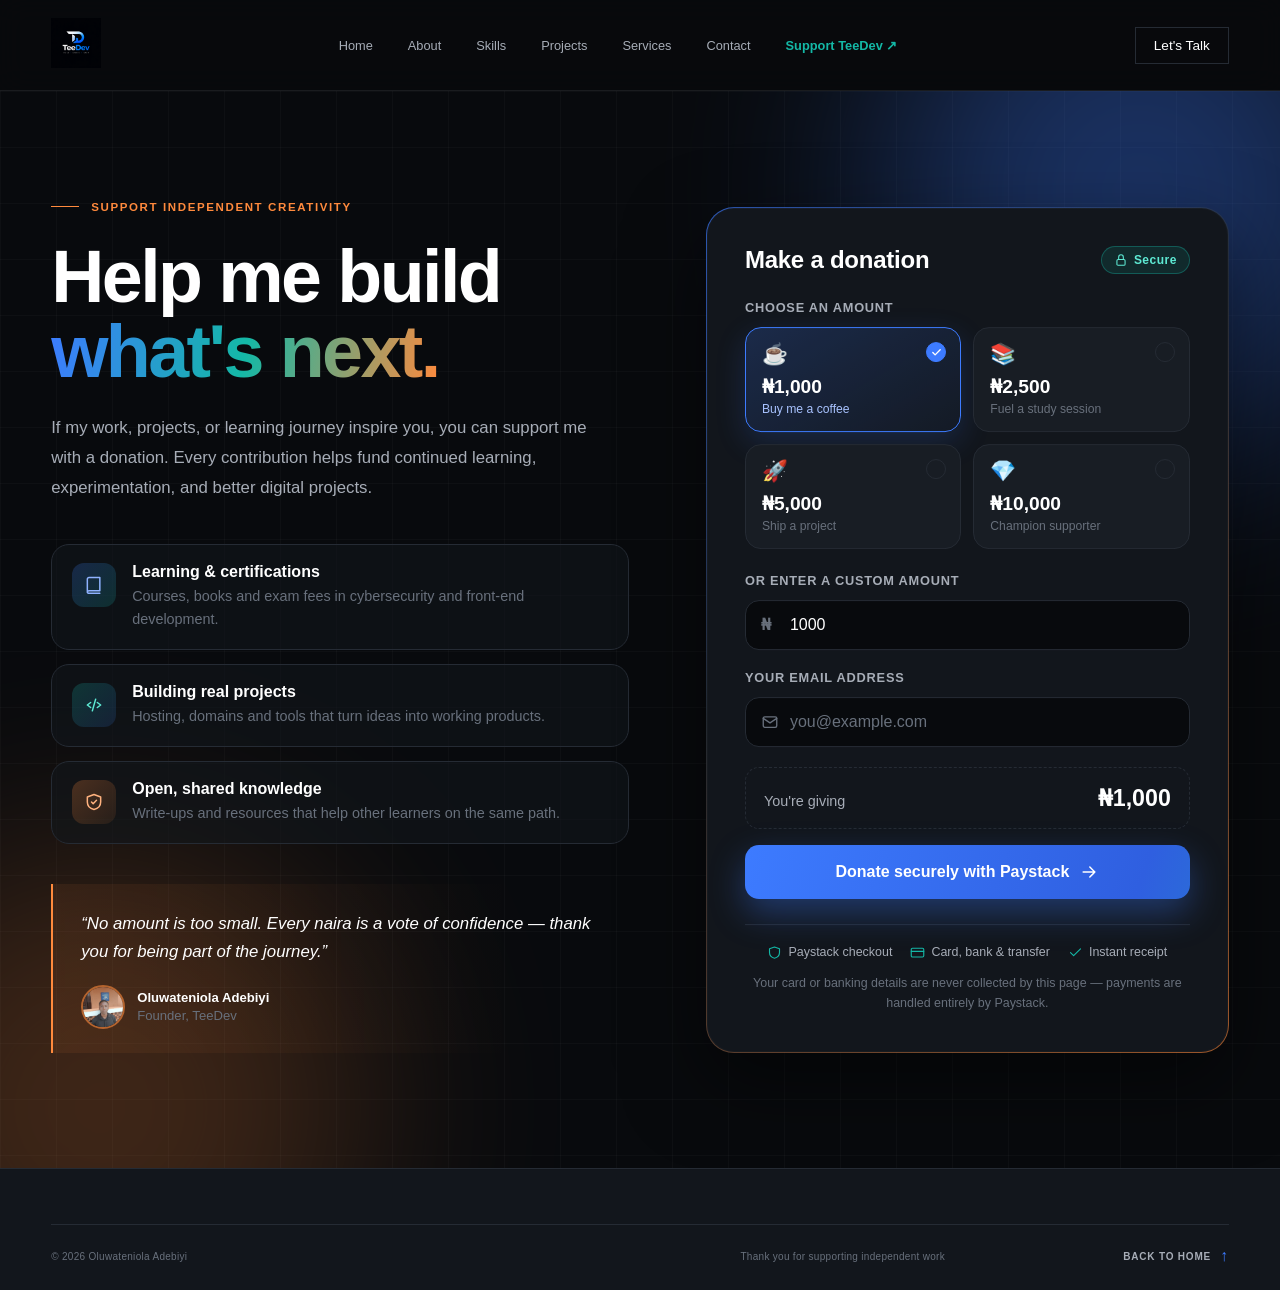
<file: donate.html>
<!DOCTYPE html>
<html lang="en">
<head>
  <meta charset="UTF-8">
  <meta name="viewport" content="width=device-width, initial-scale=1.0">
  <meta name="theme-color" content="#080A0D">
  <meta name="description" content="Support TeeDev and help fund creative digital projects, learning, and innovation.">
  <title>Support TeeDev | TeeDev</title>
  <link rel="icon" type="image/png" href="TeeDev Logo.png">
  <link rel="stylesheet" href="portfolio.css">
  <link rel="stylesheet" href="donate.css">
</head>
<body class="donate-body">

  <!-- NAVIGATION -->
  <header class="navbar">
    <div class="nav-container">
      <a class="logo" href="index.html" aria-label="TeeDev Home">
        <img src="TeeDev Logo.png" alt="TeeDev" style="width:50px;height:auto;">
      </a>

      <button class="menu-toggle" type="button" aria-expanded="false"
              aria-label="Open navigation" aria-controls="primary-navigation">
        <span></span><span></span><span></span>
      </button>

      <nav class="nav-menu" id="primary-navigation">
        <a href="index.html">Home</a>
        <a href="about.html">About</a>
        <a href="skills.html">Skills</a>
        <a href="projects.html">Projects</a>
        <a href="services.html">Services</a>
        <a href="contact.html">Contact</a>
        <a href="donate.html" class="donate-nav-link" aria-current="page">Support TeeDev ↗</a>
      </nav>

      <a class="nav-button" href="contact.html">Let's Talk</a>
    </div>
  </header>

  <main class="donate-page">
    <div class="donate-glow donate-glow--blue" aria-hidden="true"></div>
    <div class="donate-glow donate-glow--orange" aria-hidden="true"></div>

    <div class="donate-layout">

      <!-- STORY -->
      <section class="donate-story" aria-labelledby="donateTitle">
        <p class="donate-eyebrow"><span></span>SUPPORT INDEPENDENT CREATIVITY</p>

        <h1 id="donateTitle">
          Help me build <span class="donate-highlight">what's next.</span>
        </h1>

        <p class="donate-lead">
          If my work, projects, or learning journey inspire you, you can
          support me with a donation. Every contribution helps fund
          continued learning, experimentation, and better digital projects.
        </p>

        <ul class="donate-impact" aria-label="What your support funds">
          <li>
            <span class="impact-icon" aria-hidden="true">
              <svg viewBox="0 0 24 24"><path d="M4 19.5V5a2 2 0 0 1 2-2h13v16H6a2 2 0 0 0-2 2Zm0 0A2 2 0 0 0 6 22h13"/></svg>
            </span>
            <div>
              <h2>Learning &amp; certifications</h2>
              <p>Courses, books and exam fees in cybersecurity and front-end development.</p>
            </div>
          </li>
          <li>
            <span class="impact-icon" aria-hidden="true">
              <svg viewBox="0 0 24 24"><path d="m8 9-4 3 4 3M16 9l4 3-4 3M14 5l-4 14"/></svg>
            </span>
            <div>
              <h2>Building real projects</h2>
              <p>Hosting, domains and tools that turn ideas into working products.</p>
            </div>
          </li>
          <li>
            <span class="impact-icon" aria-hidden="true">
              <svg viewBox="0 0 24 24"><path d="M12 3 4 6v6c0 5 3.5 8 8 9 4.5-1 8-4 8-9V6l-8-3Z"/><path d="m9 12 2 2 4-4"/></svg>
            </span>
            <div>
              <h2>Open, shared knowledge</h2>
              <p>Write-ups and resources that help other learners on the same path.</p>
            </div>
          </li>
        </ul>

        <blockquote class="donate-quote">
          <p>“No amount is too small. Every naira is a vote of confidence — thank you for being part of the journey.”</p>
          <footer>
            <img src="profile.jpeg" alt="" width="44" height="44">
            <span><strong>Oluwateniola Adebiyi</strong><br>Founder, TeeDev</span>
          </footer>
        </blockquote>
      </section>

      <!-- DONATION CARD -->
      <section class="donate-card" aria-labelledby="donateCardTitle">
        <div class="donate-card-head">
          <h2 id="donateCardTitle">Make a donation</h2>
          <span class="donate-badge">
            <svg viewBox="0 0 24 24" aria-hidden="true"><rect x="5" y="11" width="14" height="10" rx="2"/><path d="M8 11V7a4 4 0 0 1 8 0v4"/></svg>
            Secure
          </span>
        </div>

        <form id="donationForm" novalidate>
          <fieldset class="donate-fieldset">
            <legend>Choose an amount</legend>

            <div class="donation-amounts">
              <button class="amount-option active" type="button" data-amount="1000">
                <span class="amount-emoji" aria-hidden="true">☕</span>
                <strong>₦1,000</strong>
                <small>Buy me a coffee</small>
              </button>
              <button class="amount-option" type="button" data-amount="2500">
                <span class="amount-emoji" aria-hidden="true">📚</span>
                <strong>₦2,500</strong>
                <small>Fuel a study session</small>
              </button>
              <button class="amount-option" type="button" data-amount="5000">
                <span class="amount-emoji" aria-hidden="true">🚀</span>
                <strong>₦5,000</strong>
                <small>Ship a project</small>
              </button>
              <button class="amount-option" type="button" data-amount="10000">
                <span class="amount-emoji" aria-hidden="true">💎</span>
                <strong>₦10,000</strong>
                <small>Champion supporter</small>
              </button>
            </div>
          </fieldset>

          <label class="donate-field">
            <span>Or enter a custom amount</span>
            <span class="input-wrap">
              <span class="input-prefix" aria-hidden="true">₦</span>
              <input id="donationAmount" type="number" inputmode="numeric"
                     min="100" max="1000000" step="1" value="1000" required>
            </span>
          </label>

          <label class="donate-field">
            <span>Your email address</span>
            <span class="input-wrap">
              <span class="input-prefix" aria-hidden="true">
                <svg viewBox="0 0 24 24"><rect x="3" y="5" width="18" height="14" rx="2"/><path d="m3 7 9 6 9-6"/></svg>
              </span>
              <input id="donorEmail" type="email" autocomplete="email"
                     placeholder="you@example.com" required>
            </span>
          </label>

          <p class="donate-summary" aria-live="polite">
            You're giving <strong id="donationSummary">₦1,000</strong>
          </p>

          <button class="donate-submit" id="donateSubmit" type="submit">
            <span class="donate-submit-label">Donate securely with Paystack</span>
            <svg viewBox="0 0 24 24" aria-hidden="true"><path d="M5 12h14M13 6l6 6-6 6"/></svg>
          </button>

          <p id="donationStatus" role="status" aria-live="polite"></p>
        </form>

        <ul class="donate-trust">
          <li><svg viewBox="0 0 24 24" aria-hidden="true"><path d="M12 3 4 6v6c0 5 3.5 8 8 9 4.5-1 8-4 8-9V6l-8-3Z"/></svg>Paystack checkout</li>
          <li><svg viewBox="0 0 24 24" aria-hidden="true"><rect x="2" y="5" width="20" height="14" rx="2"/><path d="M2 10h20"/></svg>Card, bank &amp; transfer</li>
          <li><svg viewBox="0 0 24 24" aria-hidden="true"><path d="M20 6 9 17l-5-5"/></svg>Instant receipt</li>
        </ul>

        <p class="donate-secure">
          Your card or banking details are never collected by this page —
          payments are handled entirely by Paystack.
        </p>
      </section>
    </div>
  </main>

  <footer class="footer">
    <div class="footer-container">
      <div class="footer-bottom">
        <span>© 2026 Oluwateniola Adebiyi</span>
        <span>Thank you for supporting independent work</span>
        <a class="back-to-top" href="index.html">BACK TO HOME <span>↑</span></a>
      </div>
    </div>
  </footer>

  <script src="donation.js" defer></script>
</body>
</html>
</file>
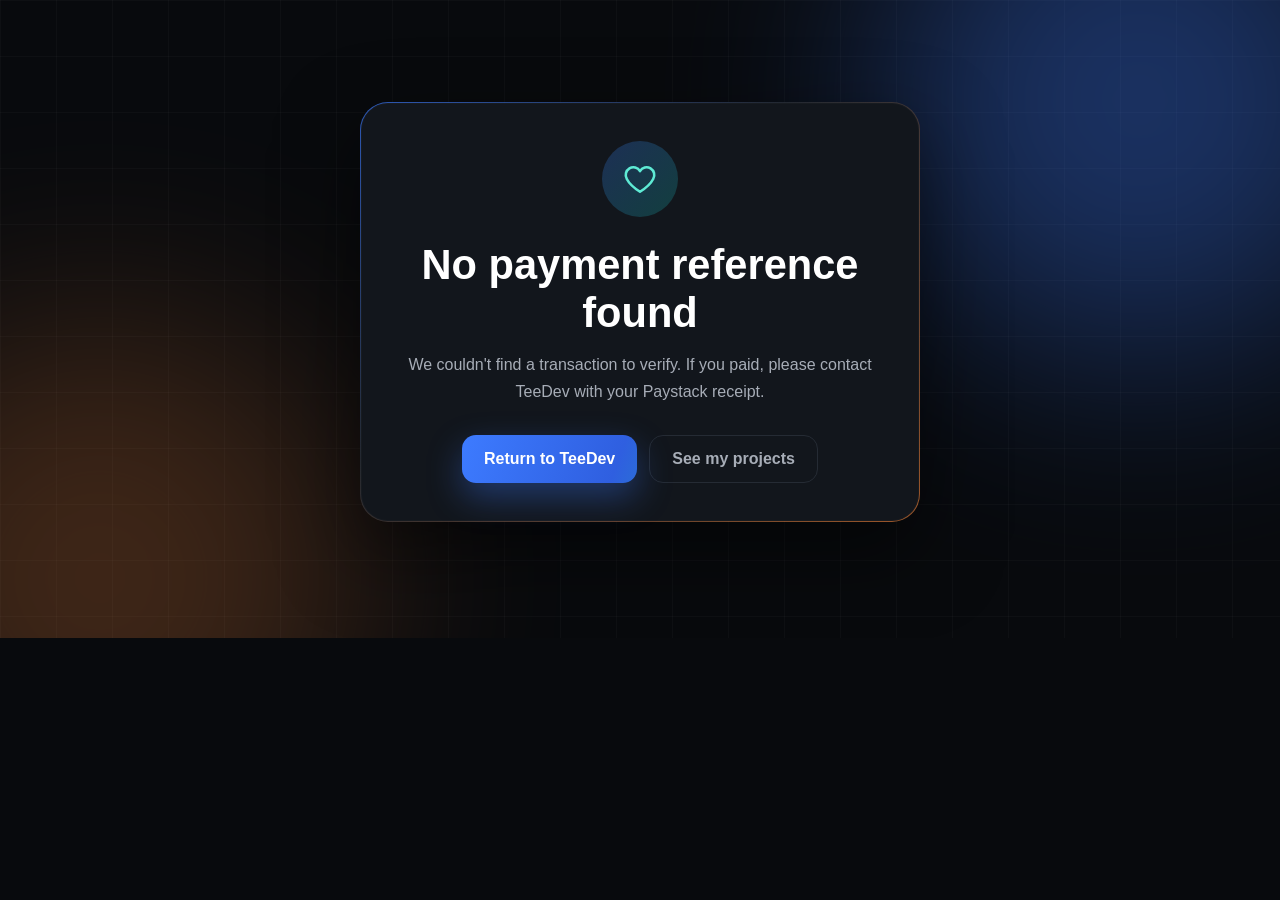
<file: donation-success.html>
<!DOCTYPE html>
<html lang="en">
<head>
  <meta charset="UTF-8">
  <meta name="viewport" content="width=device-width, initial-scale=1.0">
  <title>Donation Status | TeeDev</title>
  <link rel="icon" type="image/png" href="TeeDev Logo.png">
  <link rel="stylesheet" href="portfolio.css">
  <link rel="stylesheet" href="donate.css">
</head>
<body class="donate-body">
  <main class="donate-page">
    <div class="donate-glow donate-glow--blue" aria-hidden="true"></div>
    <div class="donate-glow donate-glow--orange" aria-hidden="true"></div>
    <section class="donate-card donate-result" style="position:relative;top:0;">
    <div class="result-icon" aria-hidden="true">
      <svg viewBox="0 0 24 24"><path d="M12 21s-7-4.4-9.3-9A5.3 5.3 0 0 1 12 6.4 5.3 5.3 0 0 1 21.3 12C19 16.6 12 21 12 21Z"/></svg>
    </div>
    <h1 id="statusTitle">Checking your payment...</h1>
    <p id="statusMessage" role="status" aria-live="polite">
      Please wait while Paystack confirms your transaction.
    </p>
    <p id="donationAmount"></p>
    <div class="result-actions">
      <a class="donate-submit" href="index.html">Return to TeeDev</a>
      <a class="result-secondary" href="projects.html">See my projects</a>
    </div>
    </section>
  </main>

  <script>
    (async () => {
      const title = document.getElementById("statusTitle");
      const message = document.getElementById("statusMessage");
      const amount = document.getElementById("donationAmount");

      const params = new URLSearchParams(window.location.search);
      const reference = params.get("reference");

      // Remove payment details from the visible address bar.
      window.history.replaceState({}, document.title,
        window.location.pathname);

      if (!reference) {
        title.textContent = "No payment reference found";
        message.textContent =
          "We couldn't find a transaction to verify. If you paid, please contact TeeDev with your Paystack receipt.";
        return;
      }

      try {
        const response = await fetch(
          "/.netlify/functions/verify-donation?reference=" +
          encodeURIComponent(reference)
        );

        const result = await response.json();

        if (!response.ok || !result.success) {
          title.textContent = "Payment not confirmed yet";
          message.textContent =
            result.message ||
            "We could not confirm this payment. If money was deducted, keep your receipt and contact TeeDev.";
          return;
        }

        title.textContent = "Thank you for supporting TeeDev!";
        message.textContent = result.message;
        amount.textContent =
          "Verified donation: ₦" +
          Number(result.amount).toLocaleString("en-NG");
      } catch {
        title.textContent = "Unable to check payment";
        message.textContent =
          "Please refresh this page to try verification again. Keep your payment receipt if you have already paid.";
      }
    })();
  </script>
</body>
</html>
</file>
<file: portfolio.css>
/* =========================================
   PORTFOLIO — GLOBAL STYLES
========================================= */

:root {
    --bg: #080A0D;
    --surface: #12161C;
    --surface-light: #181D24;

    --white: #FFFFFF;
    --text-secondary: #A7ADB7;
    --text-muted: #68707C;

    --blue: #3D7BFF;
    --orange: #FF8A3D;

    --border: #252B34;

    --font-display: "Space Grotesk", sans-serif;
    --font-body: "Inter", sans-serif;
}

* {
    box-sizing: border-box;
    margin: 0;
    padding: 0;
}

html {
    scroll-behavior: smooth;
}

body {
    background: var(--bg);
    color: var(--white);
    font-family: var(--font-body);
    overflow-x: hidden;
}

img {
    max-width: 100%;
}

button,
a {
    font: inherit;
}

::selection {
    background: var(--blue);
    color: var(--white);
}


/* =========================================
   SHARED
========================================= */

.section-number {
    display: flex;
    align-items: center;
    gap: 12px;
    padding-top: 8px;
}

.section-number span {
    color: var(--orange);
    font-size: 0.7rem;
    font-weight: 700;
    letter-spacing: 1px;
}

.section-number i {
    display: block;
    width: 24px;
    height: 1px;
    background: var(--orange);
}

.section-label {
    margin: 0 0 15px;
    color: var(--text-muted);
    font-size: 0.68rem;
    font-weight: 700;
    letter-spacing: 2.5px;
}


/* =========================================
   NAVBAR
========================================= */

.navbar {
    position: sticky;
    top: 0;
    z-index: 1000;
    width: 100%;
    padding: 18px 0;
    background: rgba(8, 10, 13, 0.88);
    backdrop-filter: blur(14px);
    -webkit-backdrop-filter: blur(14px);
    border-bottom: 1px solid rgba(255, 255, 255, 0.08);
}

.nav-container {
    width: min(92%, 1200px);
    margin: 0 auto;
    display: flex;
    align-items: center;
    justify-content: space-between;
    gap: 30px;
}

.logo {
    flex-shrink: 0;
    color: var(--white);
    text-decoration: none;
    font-family: var(--font-display);
    font-size: 1rem;
    font-weight: 700;
    letter-spacing: 2px;
}

.nav-menu {
    display: flex;
    align-items: center;
    justify-content: center;
    gap: clamp(18px, 3vw, 35px);
    flex: 1;
}

.nav-menu a {
    position: relative;
    color: var(--text-secondary);
    text-decoration: none;
    font-size: clamp(0.78rem, 1vw, 0.9rem);
    white-space: nowrap;
    transition: color 0.25s ease;
}

.nav-menu a::after {
    content: "";
    position: absolute;
    left: 0;
    bottom: -7px;
    width: 0;
    height: 1px;
    background: var(--blue);
    transition: width 0.25s ease;
}

.nav-menu a:hover {
    color: var(--white);
}

.nav-menu a:hover::after {
    width: 100%;
}

.nav-button {
    flex-shrink: 0;
    padding: 10px 18px;
    color: var(--white);
    background: transparent;
    border: 1px solid var(--border);
    text-decoration: none;
    font-size: 0.85rem;
    transition: 0.25s ease;
}

.nav-button:hover {
    border-color: var(--blue);
    background: rgba(61, 123, 255, 0.08);
}

.menu-toggle {
    display: none;
    width: 38px;
    height: 34px;
    padding: 7px;
    border: 1px solid var(--border);
    background: transparent;
    cursor: pointer;
}

.menu-toggle span {
    display: block;
    width: 100%;
    height: 1px;
    margin: 4px 0;
    background: var(--white);
}


/* =========================================
   HERO
========================================= */

.hero {
    position: relative;
    min-height: calc(100vh - 75px);
    padding: 90px 0 100px;
    overflow: hidden;
    background: var(--bg);
}

.hero::before {
    content: "";
    position: absolute;
    top: 18%;
    left: -120px;
    width: 300px;
    height: 300px;
    background: rgba(61, 123, 255, 0.055);
    filter: blur(100px);
    pointer-events: none;
}

.hero-container {
    position: relative;
    z-index: 2;
    width: min(92%, 1200px);
    margin: 0 auto;
    display: grid;
    grid-template-columns: 0.82fr 1.18fr;
    gap: clamp(50px, 7vw, 100px);
    align-items: center;
}

.hero-visual {
    position: relative;
    display: flex;
    justify-content: center;
}

.hero-image-wrap {
    position: relative;
    width: min(100%, 430px);
    aspect-ratio: 4 / 5;
    overflow: hidden;
    background: var(--surface);
    border: 1px solid var(--border);
    box-shadow: 0 25px 70px rgba(0, 0, 0, 0.4);
}

.hero-image-wrap img {
    width: 100%;
    height: 100%;
    display: block;
    object-fit: cover;
    transition: transform 0.6s ease;
}

.hero-image-wrap:hover img {
    transform: scale(1.03);
}

.image-accent {
    position: absolute;
    width: 75%;
    height: 75%;
    right: -16%;
    bottom: -13%;
    border: 1px solid var(--orange);
    opacity: 0.65;
    z-index: -1;
}

.hero-image-wrap::after {
    content: "";
    position: absolute;
    inset: 0;
    background: linear-gradient(to top, rgba(8, 10, 13, 0.65), transparent 35%);
    pointer-events: none;
}

.image-label {
    position: absolute;
    left: 24px;
    bottom: 22px;
    z-index: 3;
    display: flex;
    align-items: center;
    gap: 12px;
}

.image-label span {
    color: var(--orange);
    font-size: 0.7rem;
    font-weight: 700;
}

.image-label p {
    color: rgba(255, 255, 255, 0.75);
    font-size: 0.65rem;
    font-weight: 600;
    letter-spacing: 3px;
}

.hero-content {
    width: 100%;
    max-width: 720px;
}

.hero-intro {
    margin-bottom: 46px;
}

.eyebrow {
    display: flex;
    align-items: center;
    gap: 10px;
    margin-bottom: 22px;
    color: var(--blue);
    font-size: 0.68rem;
    font-weight: 700;
    letter-spacing: 2px;
}

.eyebrow span {
    width: 24px;
    height: 1px;
    background: var(--orange);
    flex-shrink: 0;
}

.hero h1 {
    margin: 0;
    color: var(--white);
    font-family: var(--font-display);
    font-size: clamp(3.5rem, 6.5vw, 6.3rem);
    font-weight: 600;
    line-height: 0.9;
    letter-spacing: -4px;
}

.hero h1 span {
    display: block;
    margin-top: 8px;
    color: var(--blue);
}

.hero-description {
    max-width: 560px;
    margin: 30px 0 0;
    color: var(--text-secondary);
    font-size: 1rem;
    line-height: 1.8;
}

.profile-grid {
    display: grid;
    grid-template-columns: repeat(2, 1fr);
    gap: 12px;
}

.profile-card {
    position: relative;
    min-height: 200px;
    padding: 22px;
    background: rgba(18, 22, 28, 0.78);
    border: 1px solid var(--border);
    transition: 0.3s ease;
}

.profile-card:hover {
    transform: translateY(-4px);
    background: var(--surface-light);
    border-color: rgba(61, 123, 255, 0.4);
}

.profile-card::before {
    content: "";
    position: absolute;
    top: -1px;
    left: -1px;
    width: 30px;
    height: 2px;
    background: var(--blue);
    transition: width 0.3s ease;
}

.profile-card:hover::before {
    width: 70px;
}

.profile-card-focus::before {
    background: var(--orange);
}

.card-top {
    display: flex;
    align-items: center;
    gap: 12px;
    margin-bottom: 30px;
}

.card-number {
    color: var(--blue);
    font-size: 0.65rem;
    font-weight: 700;
    letter-spacing: 1px;
}

.profile-card-focus .card-number {
    color: var(--orange);
}

.card-line {
    width: 35px;
    height: 1px;
    background: var(--border);
}

.card-label {
    margin: 0 0 12px;
    color: var(--text-muted);
    font-size: 0.62rem;
    font-weight: 700;
    letter-spacing: 2px;
}

.profile-card h2 {
    margin: 0 0 9px;
    color: var(--white);
    font-family: var(--font-display);
    font-size: 1.05rem;
    font-weight: 500;
    line-height: 1.35;
}

.card-description {
    max-width: 290px;
    margin: 0;
    color: var(--text-secondary);
    font-size: 0.78rem;
    line-height: 1.65;
}

.card-status {
    display: inline-block;
    margin-top: 14px;
    color: var(--blue);
    font-size: 0.64rem;
    font-weight: 600;
}

.profile-card-focus .card-status {
    color: var(--orange);
}

.skill-tags {
    display: flex;
    flex-wrap: wrap;
    gap: 7px;
}

.skill-tags span {
    padding: 7px 9px;
    color: var(--text-secondary);
    border: 1px solid var(--border);
    font-size: 0.67rem;
}


/* =========================================
   ABOUT
========================================= */

.about {
    padding: 130px 0;
    background: var(--bg);
    border-top: 1px solid rgba(255, 255, 255, 0.04);
}

.about-container,
.skills-container,
.work-container {
    width: min(92%, 1200px);
    margin: 0 auto;
}

.about-heading {
    display: grid;
    grid-template-columns: 80px 1fr;
    column-gap: 25px;
    margin-bottom: 75px;
}

.about-heading h2,
.skills-title h2 {
    max-width: 700px;
    margin: 0;
    color: var(--white);
    font-family: var(--font-display);
    font-size: clamp(2.8rem, 5vw, 5rem);
    font-weight: 500;
    line-height: 0.98;
    letter-spacing: -3px;
}

.about-heading h2 span {
    color: var(--blue);
}

.about-content {
    display: grid;
    grid-template-columns: 1.35fr 0.65fr;
    gap: clamp(60px, 10vw, 140px);
    align-items: start;
}

.about-main {
    max-width: 720px;
}

.about-lead {
    margin: 0 0 30px;
    color: var(--white);
    font-family: var(--font-display);
    font-size: clamp(1.35rem, 2.2vw, 1.75rem);
    line-height: 1.5;
}

.about-main p:not(.about-lead) {
    max-width: 680px;
    margin: 0 0 22px;
    color: var(--text-secondary);
    font-size: 0.95rem;
    line-height: 1.85;
}

.about-side {
    border-top: 1px solid var(--border);
}

.about-detail {
    display: flex;
    flex-direction: column;
    gap: 7px;
    padding: 19px 0;
    border-bottom: 1px solid var(--border);
}

.detail-label {
    color: var(--text-muted);
    font-size: 0.6rem;
    font-weight: 700;
    letter-spacing: 2px;
}

.about-detail strong {
    color: var(--white);
    font-family: var(--font-display);
    font-size: 0.88rem;
    font-weight: 500;
}

.about-detail:first-child strong {
    color: var(--blue);
}

.about-direction {
    display: grid;
    grid-template-columns: 80px 1fr auto;
    align-items: center;
    gap: 25px;
    margin-top: 100px;
    padding: 35px 0;
    border-top: 1px solid var(--border);
    border-bottom: 1px solid var(--border);
}

.direction-number {
    color: var(--orange);
    font-size: 0.7rem;
    font-weight: 700;
}

.direction-label {
    margin: 0 0 8px;
    color: var(--text-muted);
    font-size: 0.6rem;
    font-weight: 700;
    letter-spacing: 2px;
}

.direction-content h3 {
    max-width: 650px;
    margin: 0;
    color: var(--white);
    font-family: var(--font-display);
    font-size: clamp(1.35rem, 2.5vw, 2rem);
    font-weight: 500;
    line-height: 1.35;
}

.direction-content h3 span {
    color: var(--blue);
}

.direction-mark {
    display: flex;
    align-items: flex-end;
    gap: 5px;
    height: 30px;
}

.direction-mark span {
    display: block;
    width: 3px;
    background: var(--orange);
}

.direction-mark span:nth-child(1) { height: 10px; }
.direction-mark span:nth-child(2) { height: 20px; }
.direction-mark span:nth-child(3) { height: 30px; }


/* =========================================
   SKILLS
========================================= */

.skills {
    padding: 130px 0;
    background: var(--surface);
    border-top: 1px solid rgba(255, 255, 255, 0.04);
}

.skills-heading {
    display: grid;
    grid-template-columns: 80px 1fr;
    gap: 25px;
    margin-bottom: 35px;
}

.skills-title h2 span {
    display: block;
    color: var(--blue);
}

.skills-intro {
    display: flex;
    justify-content: flex-end;
    margin-bottom: 65px;
}

.skills-intro p {
    max-width: 540px;
    margin: 0;
    color: var(--text-secondary);
    font-size: 0.95rem;
    line-height: 1.8;
}

.skills-groups {
    border-top: 1px solid var(--border);
}

.skill-group {
    padding: 35px 0;
    border-bottom: 1px solid var(--border);
}

.skill-group-header {
    display: grid;
    grid-template-columns: 55px 1fr auto;
    align-items: center;
    gap: 20px;
    margin-bottom: 28px;
}

.group-number {
    color: var(--orange);
    font-size: 0.68rem;
    font-weight: 700;
}

.skill-group-header h3 {
    color: var(--white);
    font-family: var(--font-display);
    font-size: 1.2rem;
    font-weight: 500;
}

.group-status {
    color: var(--text-muted);
    font-size: 0.58rem;
    font-weight: 700;
    letter-spacing: 1.8px;
}

.skill-list {
    margin-left: 75px;
}

.skill-item {
    display: grid;
    grid-template-columns: 1fr auto;
    align-items: center;
    gap: 30px;
    padding: 17px 0;
    border-top: 1px solid rgba(255, 255, 255, 0.045);
}

.skill-item > div {
    display: flex;
    align-items: baseline;
    gap: 15px;
}

.skill-item strong {
    color: var(--white);
    font-family: var(--font-display);
    font-size: 0.95rem;
    font-weight: 500;
}

.skill-item > div span {
    color: var(--text-muted);
    font-size: 0.72rem;
}

.skill-level {
    color: var(--blue);
    font-size: 0.58rem;
    font-weight: 700;
    letter-spacing: 1.5px;
    white-space: nowrap;
}

.skill-item.learning .skill-level {
    color: var(--orange);
}

.skill-item.exploring .skill-level {
    color: var(--text-muted);
}

.skills-note {
    display: flex;
    align-items: center;
    gap: 18px;
    margin-top: 60px;
    padding: 25px 0;
}

.note-mark {
    display: flex;
    align-items: center;
    justify-content: center;
    width: 32px;
    height: 32px;
    color: var(--orange);
    border: 1px solid var(--orange);
    font-size: 1rem;
}

.skills-note p {
    color: var(--text-secondary);
    font-family: var(--font-display);
    font-size: 0.95rem;
    line-height: 1.5;
}


/* =========================================
   SECTION 04 — PROJECTS & EXPERIENCE
========================================= */

.work {
    padding: 130px 0;
    background: var(--bg);
    border-top: 1px solid var(--border);
}

.work-heading {
    display: grid;
    grid-template-columns: 180px 1fr;
    gap: 50px;
    align-items: start;
}

.work-title h2 {
    max-width: 720px;
    margin: 0;
    font-family: var(--font-display);
    font-size: clamp(42px, 6vw, 76px);
    line-height: 0.98;
    letter-spacing: -0.045em;
    font-weight: 600;
}

.work-title h2 span {
    display: block;
    color: var(--text-secondary);
}

.work-intro {
    max-width: 610px;
    margin: 55px 0 90px 230px;
}

.work-intro p {
    color: var(--text-secondary);
    font-size: 17px;
    line-height: 1.8;
}

.projects-section {
    border-top: 1px solid var(--border);
    padding-top: 25px;
}

.projects-section-top,
.project-navigation {
    display: flex;
    align-items: center;
    justify-content: space-between;
}

.projects-section-top {
    margin-bottom: 30px;
}

.projects-label {
    display: flex;
    align-items: center;
    gap: 18px;
}

.projects-label span,
.project-index {
    color: var(--orange);
    font-family: var(--font-display);
    font-weight: 600;
}

.projects-label span {
    font-size: 13px;
}

.projects-label p {
    color: var(--text-muted);
    font-size: 11px;
    letter-spacing: 0.16em;
    font-weight: 600;
}

.project-counter {
    display: flex;
    align-items: center;
    gap: 10px;
    color: var(--text-secondary);
    font-family: var(--font-display);
    font-size: 13px;
}

.project-counter i {
    width: 28px;
    height: 1px;
    background: var(--border);
}

.project-slider {
    width: 100%;
    overflow: hidden;
    border: 1px solid var(--border);
    background: var(--surface);
}

.project-track {
    display: flex;
    width: 100%;
    transition: transform 0.65s cubic-bezier(0.22, 1, 0.36, 1);
    will-change: transform;
}

.project-slide {
    flex: 0 0 100%;
    width: 100%;
    min-width: 100%;
    display: grid;
    grid-template-columns: 1.05fr 0.95fr;
    min-height: 520px;
}

.project-slide-visual {
    padding: 40px;
    display: flex;
    align-items: center;
    justify-content: center;
    background: rgba(61, 123, 255, 0.025);
    border-right: 1px solid var(--border);
}

.project-browser {
    width: 100%;
    max-width: 540px;
    border: 1px solid #303640;
    background: #0D1015;
    box-shadow: 0 25px 60px rgba(0, 0, 0, 0.35);
}

.browser-bar {
    height: 42px;
    padding: 0 15px;
    display: flex;
    align-items: center;
    justify-content: space-between;
    border-bottom: 1px solid #272D36;
    background: #11151B;
}

.browser-dots {
    display: flex;
    gap: 6px;
}

.browser-dots span {
    width: 7px;
    height: 7px;
    border-radius: 50%;
    background: #454C56;
}

.browser-label {
    color: var(--text-muted);
    font-size: 8px;
    letter-spacing: 0.14em;
    font-weight: 600;
}

.project-preview {
    position: relative;
    min-height: 355px;
    overflow: hidden;
    display: flex;
    flex-direction: column;
    justify-content: space-between;
    padding: 28px;
}

.project-preview::before,
.project-preview::after {
    content: "";
    position: absolute;
    border: 1px solid rgba(255, 255, 255, 0.07);
    border-radius: 50%;
}

.project-preview::before {
    width: 220px;
    height: 220px;
    right: -80px;
    top: -80px;
}

.project-preview::after {
    width: 150px;
    height: 150px;
    left: -75px;
    bottom: -75px;
    border-color: rgba(61, 123, 255, 0.15);
}

.dking-preview {
    background: #10151D;
}

.kole-preview {
    background: #101614;
}

.preview-top {
    position: relative;
    z-index: 2;
    display: flex;
    justify-content: space-between;
    color: var(--text-muted);
    font-size: 9px;
    letter-spacing: 0.15em;
    font-weight: 600;
}

.preview-center {
    position: relative;
    z-index: 2;
}

.preview-index {
    display: block;
    margin-bottom: 18px;
    color: var(--blue);
    font-size: 10px;
    letter-spacing: 0.14em;
    font-weight: 600;
}

.preview-center h3 {
    color: var(--white);
    font-family: var(--font-display);
    font-size: clamp(42px, 5vw, 66px);
    line-height: 0.88;
    letter-spacing: -0.05em;
    font-weight: 600;
}

.preview-line {
    display: block;
    width: 65px;
    height: 2px;
    margin: 24px 0 16px;
    background: var(--orange);
}

.preview-center p {
    color: var(--text-secondary);
    font-size: 10px;
    letter-spacing: 0.18em;
}

.project-slide-content {
    padding: 55px 48px;
    display: flex;
    flex-direction: column;
    justify-content: center;
}

.project-slide-heading {
    display: flex;
    align-items: flex-start;
    justify-content: space-between;
    gap: 25px;
}

.project-type {
    margin-bottom: 15px;
    color: var(--blue);
    font-size: 10px;
    letter-spacing: 0.16em;
    font-weight: 600;
}

.project-slide-heading h3 {
    max-width: 390px;
    font-family: var(--font-display);
    font-size: clamp(30px, 4vw, 48px);
    line-height: 0.98;
    letter-spacing: -0.04em;
    font-weight: 600;
}

.project-slide-heading h3 span {
    display: block;
    color: var(--text-secondary);
}

.project-index {
    font-size: 13px;
}

.project-description {
    max-width: 470px;
    margin: 30px 0;
    color: var(--text-secondary);
    font-size: 15px;
    line-height: 1.8;
}

.project-details {
    display: grid;
    grid-template-columns: repeat(3, 1fr);
    border-top: 1px solid var(--border);
    border-bottom: 1px solid var(--border);
}

.project-details div {
    padding: 17px 12px 17px 0;
}

.project-details div + div {
    padding-left: 15px;
    border-left: 1px solid var(--border);
}

.project-details span {
    display: block;
    margin-bottom: 7px;
    color: var(--text-muted);
    font-size: 9px;
    letter-spacing: 0.14em;
}

.project-details strong {
    color: var(--white);
    font-size: 12px;
    font-weight: 500;
}

.project-action-row {
    margin-top: 30px;
}

.project-button {
    display: inline-flex;
    align-items: center;
    gap: 14px;
    padding: 13px 18px;
    border: 1px solid #343B46;
    color: var(--white);
    text-decoration: none;
    font-size: 12px;
    transition: 0.25s ease;
}

.project-button span {
    color: var(--orange);
    font-size: 16px;
}

.project-button:hover {
    background: var(--surface-light);
    border-color: var(--blue);
    transform: translateY(-2px);
}

.project-navigation {
    padding-top: 25px;
}

.project-nav-button {
    display: inline-flex;
    align-items: center;
    gap: 12px;
    padding: 8px 0;
    border: 0;
    background: transparent;
    color: var(--text-secondary);
    cursor: pointer;
    transition: color 0.25s ease;
}

.project-nav-button span {
    color: var(--white);
    font-size: 20px;
    transition: transform 0.25s ease;
}

.project-nav-button small {
    font-size: 9px;
    letter-spacing: 0.14em;
    font-weight: 600;
}

.project-nav-button:hover {
    color: var(--white);
}

#projectPrev:hover span {
    transform: translateX(-4px);
}

#projectNext:hover span {
    transform: translateX(4px);
}

.project-dots {
    display: flex;
    align-items: center;
    gap: 9px;
}

.project-dot {
    width: 7px;
    height: 7px;
    padding: 0;
    border: 1px solid var(--text-muted);
    background: transparent;
    border-radius: 50%;
    cursor: pointer;
    transition: 0.3s ease;
}

.project-dot.active {
    width: 25px;
    border-radius: 10px;
    border-color: var(--blue);
    background: var(--blue);
}


/* =========================================
   EXPERIENCE
========================================= */

.experience-section {
    margin-top: 125px;
}

.experience-section-heading {
    display: grid;
    grid-template-columns: 180px 1fr;
    gap: 50px;
    padding-bottom: 30px;
    border-bottom: 1px solid var(--border);
}

.experience-label {
    display: flex;
    align-items: center;
    gap: 18px;
}

.experience-label span {
    color: var(--orange);
    font-family: var(--font-display);
    font-size: 13px;
    font-weight: 600;
}

.experience-label p {
    color: var(--text-muted);
    font-size: 11px;
    letter-spacing: 0.16em;
    font-weight: 600;
}

.experience-intro {
    max-width: 580px;
    color: var(--text-secondary);
    font-size: 15px;
    line-height: 1.8;
}

.experience-item {
    display: grid;
    grid-template-columns: 180px 1fr;
    gap: 50px;
    padding: 45px 0;
    border-bottom: 1px solid var(--border);
}

.experience-number {
    color: var(--text-muted);
    font-family: var(--font-display);
    font-size: 13px;
}

.experience-top {
    display: flex;
    align-items: flex-start;
    justify-content: space-between;
    gap: 30px;
}

.experience-type {
    margin-bottom: 10px;
    color: var(--blue);
    font-size: 9px;
    letter-spacing: 0.15em;
    font-weight: 600;
}

.experience-top h3 {
    color: var(--white);
    font-family: var(--font-display);
    font-size: clamp(25px, 3vw, 36px);
    line-height: 1;
    letter-spacing: -0.035em;
    font-weight: 600;
}

.experience-location {
    display: block;
    margin-top: 10px;
    color: var(--text-muted);
    font-size: 12px;
}

.experience-date {
    flex-shrink: 0;
    color: var(--text-muted);
    font-family: var(--font-display);
    font-size: 10px;
    letter-spacing: 0.08em;
}

.experience-main ul {
    max-width: 720px;
    margin-top: 28px;
    list-style: none;
}

.experience-main li {
    position: relative;
    padding-left: 22px;
    margin-bottom: 12px;
    color: var(--text-secondary);
    font-size: 14px;
    line-height: 1.7;
}

.experience-main li::before {
    content: "";
    position: absolute;
    left: 0;
    top: 10px;
    width: 6px;
    height: 1px;
    background: var(--orange);
}

.work-note {
    display: flex;
    align-items: center;
    gap: 20px;
    max-width: 650px;
    margin: 70px auto 0;
    text-align: center;
}

.work-note > span {
    color: var(--orange);
    font-size: 22px;
}

.work-note p {
    color: var(--text-muted);
    font-size: 13px;
    line-height: 1.7;
}


/* =========================================
   NEXT SECTIONS PLACEHOLDER
========================================= */

.placeholder-section {
    min-height: 30vh;
    padding: 100px 0;
    border-top: 1px solid var(--border);
    background: var(--surface);
}

.placeholder-container {
    width: min(92%, 1200px);
    margin: 0 auto;
    display: flex;
    align-items: center;
    gap: 18px;
}

.placeholder-container span {
    color: var(--orange);
    font-family: var(--font-display);
    font-size: 13px;
}

.placeholder-container p {
    color: var(--text-muted);
    font-size: 11px;
    letter-spacing: 0.16em;
}


/* =========================================
   RESPONSIVE
========================================= */

@media (max-width: 1000px) {
    .hero {
        padding: 70px 0 80px;
    }

    .hero-container {
        gap: 45px;
    }

    .hero h1 {
        font-size: clamp(3.2rem, 6vw, 5rem);
    }

    .work-heading,
    .experience-section-heading,
    .experience-item {
        grid-template-columns: 130px 1fr;
        gap: 30px;
    }

    .work-intro {
        margin-left: 160px;
    }

    .project-slide {
        grid-template-columns: 1fr;
    }

    .project-slide-visual {
        min-height: 400px;
        border-right: 0;
        border-bottom: 1px solid var(--border);
    }
}

@media (max-width: 820px) {
    .nav-container {
        position: relative;
    }

    .menu-toggle {
        display: block;
        order: 3;
    }

    .nav-button {
        margin-left: auto;
    }

    .nav-menu {
        position: absolute;
        top: calc(100% + 18px);
        left: 0;
        right: 0;
        display: none;
        flex-direction: column;
        align-items: stretch;
        gap: 0;
        padding: 8px;
        background: var(--surface);
        border: 1px solid var(--border);
    }

    .nav-menu.active {
        display: flex;
    }

    .nav-menu a {
        padding: 14px;
    }

    .nav-menu a::after {
        display: none;
    }

    .hero-container {
        grid-template-columns: 1fr;
    }

    .hero-visual {
        justify-content: flex-start;
    }

    .hero-image-wrap {
        width: min(100%, 370px);
    }

    .about {
        padding: 100px 0;
    }

    .about-heading,
    .skills-heading {
        grid-template-columns: 55px 1fr;
        gap: 20px;
    }

    .about-content {
        grid-template-columns: 1fr;
        gap: 55px;
    }

    .about-side {
        max-width: 500px;
    }

    .about-direction {
        grid-template-columns: 55px 1fr auto;
        gap: 20px;
        margin-top: 75px;
    }

    .skills {
        padding: 100px 0;
    }

    .skill-list {
        margin-left: 75px;
    }

    .project-slide-content {
        padding: 45px;
    }

    .experience-item {
        grid-template-columns: 70px 1fr;
    }
}

@media (max-width: 600px) {
    .nav-container {
        width: 90%;
        gap: 12px;
    }

    .logo {
        font-size: 0.85rem;
    }

    .nav-button {
        padding: 9px 12px;
        font-size: 0.75rem;
    }

    .hero {
        padding: 45px 0 60px;
    }

    .hero-container,
    .about-container,
    .skills-container,
    .work-container {
        width: 90%;
    }

    .hero-container {
        gap: 45px;
    }

    .hero-image-wrap {
        width: min(100%, 330px);
    }

    .hero h1 {
        font-size: clamp(3rem, 15vw, 4.2rem);
        letter-spacing: -3px;
    }

    .eyebrow {
        font-size: 0.57rem;
        letter-spacing: 1.5px;
    }

    .profile-grid {
        grid-template-columns: 1fr;
        gap: 10px;
    }

    .profile-card {
        min-height: auto;
        padding: 20px;
    }

    .about {
        padding: 80px 0;
    }

    .about-heading,
    .skills-heading,
    .work-heading {
        display: block;
    }

    .about-heading .section-number,
    .skills-heading .section-number,
    .work-heading .section-number {
        margin-bottom: 22px;
    }

    .about-heading h2,
    .skills-title h2 {
        font-size: clamp(2.6rem, 13vw, 4rem);
        letter-spacing: -2.5px;
    }

    .about-lead {
        font-size: 1.25rem;
    }

    .about-main p:not(.about-lead) {
        font-size: 0.9rem;
    }

    .about-direction {
        grid-template-columns: 1fr;
        gap: 18px;
        margin-top: 60px;
        padding: 28px 0;
    }

    .direction-mark {
        display: none;
    }

    .skills {
        padding: 80px 0;
    }

    .skills-intro {
        justify-content: flex-start;
        margin-bottom: 45px;
    }

    .skills-intro p {
        font-size: 0.9rem;
    }

    .skill-group {
        padding: 28px 0;
    }

    .skill-group-header {
        grid-template-columns: 40px 1fr;
        gap: 15px;
    }

    .group-status {
        grid-column: 2;
    }

    .skill-list {
        margin-left: 55px;
    }

    .skill-item {
        grid-template-columns: 1fr;
        gap: 10px;
    }

    .skill-item > div {
        flex-direction: column;
        gap: 5px;
    }

    .skills-note {
        align-items: flex-start;
        margin-top: 40px;
    }

    .work {
        padding: 85px 0;
    }

    .work-title h2 {
        font-size: clamp(40px, 12vw, 58px);
    }

    .work-intro {
        margin: 35px 0 60px;
    }

    .work-intro p {
        font-size: 15px;
    }

    .projects-section-top {
        margin-bottom: 20px;
    }

    .projects-label {
        gap: 10px;
    }

    .projects-label p {
        font-size: 9px;
    }

    .project-slide-visual {
        padding: 20px;
        min-height: 310px;
    }

    .project-preview {
        min-height: 260px;
        padding: 22px;
    }

    .preview-center h3 {
        font-size: 43px;
    }

    .project-slide-content {
        padding: 32px 24px 35px;
    }

    .project-slide-heading h3 {
        font-size: 32px;
    }

    .project-description {
        margin: 25px 0;
        font-size: 14px;
    }

    .project-details {
        grid-template-columns: 1fr;
    }

    .project-details div,
    .project-details div + div {
        padding: 13px 0;
        border-left: 0;
    }

    .project-details div + div {
        border-top: 1px solid var(--border);
    }

    .experience-section {
        margin-top: 90px;
    }

    .experience-section-heading {
        display: block;
    }

    .experience-intro {
        margin-top: 22px;
    }

    .experience-item {
        display: block;
        padding: 35px 0;
    }

    .experience-number {
        margin-bottom: 18px;
    }

    .experience-top {
        display: block;
    }

    .experience-date {
        display: block;
        margin-top: 18px;
    }

    .experience-top h3 {
        font-size: 29px;
    }

    .experience-main ul {
        margin-top: 24px;
    }

    .work-note {
        margin-top: 55px;
        align-items: flex-start;
        text-align: left;
    }
}

@media (max-width: 400px) {
    .nav-button {
        display: none;
    }

    .hero h1 {
        font-size: 2.8rem;
    }

    .profile-card {
        padding: 18px;
    }

    .skill-list {
        margin-left: 45px;
    }

    .skill-item strong {
        font-size: 0.88rem;
    }

    .project-slide-visual {
        padding: 14px;
    }

    .project-preview {
        min-height: 235px;
        padding: 18px;
    }

    .preview-center h3 {
        font-size: 36px;
    }

    .project-slide-content {
        padding: 28px 18px;
    }

    .project-slide-heading h3 {
        font-size: 28px;
    }

    .project-button {
        width: 100%;
        justify-content: center;
    }

    .experience-top h3 {
        font-size: 26px;
    }
}
/* =========================================
   SECTION 05 — SERVICES
========================================= */

.services {
    position: relative;
    padding: 130px 0;
    background: var(--surface);
    border-top: 1px solid var(--border);
}

.services-container {
    width: min(92%, 1200px);
    margin: 0 auto;
}


/* =========================================
   SERVICES HEADING
========================================= */

.services-heading {
    display: grid;
    grid-template-columns: 90px 1fr;
    gap: 40px;
    align-items: start;
}

.services-title {
    max-width: 760px;
}

.services-title h2 {
    margin: 12px 0 0;
    font-family: var(--font-display);
    font-size: clamp(42px, 6vw, 78px);
    line-height: 0.98;
    letter-spacing: -0.045em;
    font-weight: 600;
    color: var(--white);
}

.services-title h2 span {
    display: block;
    color: var(--text-secondary);
}


/* =========================================
   SERVICES INTRO
========================================= */

.services-intro {
    max-width: 650px;
    margin: 55px 0 70px 130px;
}

.services-intro p {
    margin: 0;
    color: var(--text-secondary);
    font-size: 17px;
    line-height: 1.8;
}


/* =========================================
   SERVICES LIST
========================================= */

.services-list {
    border-top: 1px solid var(--border);
}

.service-item {
    display: grid;
    grid-template-columns: 90px 1fr;
    gap: 40px;
    padding: 38px 0;
    border-bottom: 1px solid var(--border);
    transition:
        padding 0.3s ease,
        background 0.3s ease;
}

.service-item:hover {
    padding-left: 15px;
    padding-right: 15px;
    background: rgba(255, 255, 255, 0.015);
}

.service-number {
    padding-top: 5px;
    color: var(--orange);
    font-family: var(--font-display);
    font-size: 13px;
    font-weight: 600;
    letter-spacing: 0.08em;
}

.service-main {
    max-width: 850px;
}

.service-title-row {
    display: flex;
    align-items: center;
    justify-content: space-between;
    gap: 30px;
}

.service-title-row h3 {
    margin: 0;
    color: var(--white);
    font-family: var(--font-display);
    font-size: clamp(24px, 3vw, 34px);
    line-height: 1.2;
    font-weight: 500;
    letter-spacing: -0.025em;
}

.service-arrow {
    flex-shrink: 0;
    color: var(--blue);
    font-size: 25px;
    transition:
        transform 0.3s ease,
        color 0.3s ease;
}

.service-item:hover .service-arrow {
    transform: translate(4px, -4px);
    color: var(--orange);
}

.service-main > p {
    max-width: 700px;
    margin: 15px 0 22px;
    color: var(--text-secondary);
    font-size: 15px;
    line-height: 1.8;
}


/* =========================================
   SERVICE TAGS
========================================= */

.service-tags {
    display: flex;
    flex-wrap: wrap;
    gap: 8px;
}

.service-tags span {
    padding: 7px 11px;
    border: 1px solid var(--border);
    color: var(--text-muted);
    font-size: 11px;
    font-weight: 600;
    letter-spacing: 0.05em;
    text-transform: uppercase;
}


/* =========================================
   SERVICES NOTE
========================================= */

.services-note {
    display: grid;
    grid-template-columns: 40px 1fr auto;
    align-items: center;
    gap: 25px;
    margin-top: 65px;
    padding: 28px 0;
    border-top: 1px solid var(--border);
    border-bottom: 1px solid var(--border);
}

.services-note > span {
    color: var(--orange);
    font-family: var(--font-display);
    font-size: 25px;
}

.services-note p {
    margin: 0;
    color: var(--text-secondary);
    font-size: 15px;
}

.services-note strong {
    color: var(--white);
    font-weight: 500;
}

.services-note a {
    display: inline-flex;
    align-items: center;
    gap: 12px;
    color: var(--white);
    font-size: 13px;
    font-weight: 600;
    text-decoration: none;
    text-transform: uppercase;
    letter-spacing: 0.06em;
    transition: color 0.25s ease;
}

.services-note a span {
    color: var(--blue);
    font-size: 18px;
    transition: transform 0.25s ease;
}

.services-note a:hover {
    color: var(--orange);
}

.services-note a:hover span {
    transform: translateX(5px);
}


/* =========================================
   SERVICES RESPONSIVE
========================================= */

@media (max-width: 800px) {

    .services {
        padding: 100px 0;
    }

    .services-heading {
        grid-template-columns: 60px 1fr;
        gap: 25px;
    }

    .services-intro {
        margin-left: 85px;
    }

    .service-item {
        grid-template-columns: 60px 1fr;
        gap: 25px;
    }

}


@media (max-width: 600px) {

    .services {
        padding: 85px 0;
    }

    .services-heading {
        display: block;
    }

    .services-heading .section-number {
        margin-bottom: 30px;
    }

    .services-title h2 {
        font-size: clamp(40px, 12vw, 58px);
    }

    .services-intro {
        margin: 40px 0 55px;
    }

    .services-intro p {
        font-size: 15px;
    }

    .service-item {
        grid-template-columns: 40px 1fr;
        gap: 18px;
        padding: 30px 0;
    }

    .service-item:hover {
        padding-left: 8px;
        padding-right: 8px;
    }

    .service-title-row {
        align-items: flex-start;
        gap: 15px;
    }

    .service-title-row h3 {
        font-size: 22px;
    }

    .service-arrow {
        font-size: 20px;
    }

    .service-main > p {
        font-size: 14px;
        line-height: 1.7;
    }

    .services-note {
        grid-template-columns: 30px 1fr;
        gap: 15px;
    }

    .services-note a {
        grid-column: 2;
    }

}


@media (max-width: 400px) {

    .service-item {
        grid-template-columns: 1fr;
        gap: 10px;
    }

    .service-number {
        padding-top: 0;
    }

    .service-title-row h3 {
        font-size: 20px;
    }

    .services-note {
        grid-template-columns: 1fr;
    }

    .services-note a {
        grid-column: auto;
    }
}
/* =========================================
   SECTION 06 — CONTACT
========================================= */

.contact {
    position: relative;
    padding: 130px 0 70px;
    background: var(--bg);
    border-top: 1px solid var(--border);
}

.contact-container {
    width: min(92%, 1200px);
    margin: 0 auto;
}


/* =========================================
   CONTACT HEADING
========================================= */

.contact-heading {
    display: grid;
    grid-template-columns: 90px 1fr;
    gap: 40px;
    align-items: start;
}

.contact-title {
    max-width: 800px;
}

.contact-title h2 {
    margin: 12px 0 0;
    color: var(--white);
    font-family: var(--font-display);
    font-size: clamp(44px, 7vw, 88px);
    line-height: 0.95;
    letter-spacing: -0.05em;
    font-weight: 600;
}

.contact-title h2 span {
    display: block;
    color: var(--text-secondary);
}


/* =========================================
   CONTACT INTRO
========================================= */

.contact-intro {
    max-width: 650px;
    margin: 55px 0 75px 130px;
}

.contact-intro p {
    margin: 0;
    color: var(--text-secondary);
    font-size: 17px;
    line-height: 1.8;
}


/* =========================================
   CONTACT GRID
========================================= */

.contact-grid {
    display: grid;
    grid-template-columns: 0.8fr 1.2fr;
    gap: 100px;
    padding-top: 65px;
    border-top: 1px solid var(--border);
}


/* =========================================
   CONTACT INFO
========================================= */

.contact-info {
    display: flex;
    flex-direction: column;
    gap: 55px;
}

.contact-block {
    display: flex;
    flex-direction: column;
    gap: 12px;
}

.contact-label {
    color: var(--text-muted);
    font-size: 11px;
    font-weight: 700;
    letter-spacing: 0.1em;
}

.contact-link {
    display: inline-flex;
    align-items: center;
    gap: 12px;
    width: fit-content;
    color: var(--white);
    font-family: var(--font-display);
    font-size: 19px;
    text-decoration: none;
    transition: color 0.25s ease;
}

.contact-link span {
    color: var(--blue);
    transition: transform 0.25s ease;
}

.contact-link:hover {
    color: var(--orange);
}

.contact-link:hover span {
    transform: translate(3px, -3px);
}

.contact-block > p {
    max-width: 320px;
    margin: 0;
    color: var(--text-secondary);
    font-size: 14px;
    line-height: 1.8;
}


/* =========================================
   SOCIAL LINKS
========================================= */

.contact-socials {
    display: flex;
    flex-wrap: wrap;
    gap: 25px;
}

.contact-socials a {
    display: inline-flex;
    align-items: center;
    gap: 8px;
    color: var(--white);
    font-size: 14px;
    text-decoration: none;
    transition: color 0.25s ease;
}

.contact-socials a span {
    color: var(--blue);
}

.contact-socials a:hover {
    color: var(--orange);
}


/* =========================================
   CONTACT FORM
========================================= */

.contact-form-wrap {
    width: 100%;
}

.contact-form {
    display: flex;
    flex-direction: column;
    gap: 30px;
}

.form-group {
    display: flex;
    flex-direction: column;
    gap: 10px;
}

.form-group label {
    color: var(--text-muted);
    font-size: 10px;
    font-weight: 700;
    letter-spacing: 0.1em;
}

.form-group input,
.form-group textarea {
    width: 100%;
    padding: 16px 0;
    border: none;
    border-bottom: 1px solid var(--border);
    outline: none;
    background: transparent;
    color: var(--white);
    font-family: var(--font-body);
    font-size: 15px;
    resize: vertical;
    transition: border-color 0.25s ease;
}

.form-group input::placeholder,
.form-group textarea::placeholder {
    color: var(--text-muted);
}

.form-group input:focus,
.form-group textarea:focus {
    border-bottom-color: var(--blue);
}

.form-group textarea {
    min-height: 130px;
}


/* =========================================
   SUBMIT BUTTON
========================================= */

.contact-submit {
    display: inline-flex;
    align-items: center;
    justify-content: space-between;
    gap: 20px;
    width: 100%;
    margin-top: 10px;
    padding: 18px 20px;
    border: 1px solid var(--border);
    background: var(--surface);
    color: var(--white);
    font-family: var(--font-body);
    font-size: 13px;
    font-weight: 600;
    text-transform: uppercase;
    letter-spacing: 0.06em;
    cursor: pointer;
    transition:
        background 0.25s ease,
        border-color 0.25s ease,
        transform 0.25s ease;
}

.contact-submit span {
    color: var(--blue);
    font-size: 19px;
    transition: transform 0.25s ease;
}

.contact-submit:hover {
    background: var(--surface-light);
    border-color: var(--blue);
}

.contact-submit:hover span {
    transform: translateX(5px);
}

.contact-submit:active {
    transform: translateY(1px);
}


/* =========================================
   FORM STATUS
========================================= */

.form-status {
    min-height: 18px;
    margin: 0;
    color: var(--text-secondary);
    font-size: 13px;
}


/* =========================================
   CLOSING
========================================= */

.contact-closing {
    display: flex;
    align-items: flex-end;
    justify-content: space-between;
    gap: 30px;
    margin-top: 120px;
    padding-top: 25px;
    border-top: 1px solid var(--border);
}

.closing-number {
    color: var(--text-muted);
    font-size: 10px;
    font-weight: 600;
    letter-spacing: 0.1em;
}

.contact-closing p {
    margin: 0;
    color: var(--white);
    font-family: var(--font-display);
    font-size: clamp(20px, 3vw, 32px);
    font-weight: 500;
    letter-spacing: -0.025em;
}

.contact-closing p span {
    color: var(--blue);
}


/* =========================================
   CONTACT RESPONSIVE
========================================= */

@media (max-width: 900px) {

    .contact-grid {
        grid-template-columns: 1fr;
        gap: 70px;
    }

    .contact-info {
        display: grid;
        grid-template-columns: repeat(3, 1fr);
        gap: 30px;
    }

}


@media (max-width: 800px) {

    .contact {
        padding: 100px 0 60px;
    }

    .contact-heading {
        grid-template-columns: 60px 1fr;
        gap: 25px;
    }

    .contact-intro {
        margin-left: 85px;
    }

}


@media (max-width: 600px) {

    .contact {
        padding: 85px 0 50px;
    }

    .contact-heading {
        display: block;
    }

    .contact-heading .section-number {
        margin-bottom: 30px;
    }

    .contact-title h2 {
        font-size: clamp(42px, 12vw, 62px);
    }

    .contact-intro {
        margin: 40px 0 55px;
    }

    .contact-intro p {
        font-size: 15px;
    }

    .contact-grid {
        padding-top: 45px;
        gap: 60px;
    }

    .contact-info {
        display: flex;
        gap: 40px;
    }

    .contact-link {
        font-size: 17px;
        word-break: break-word;
    }

    .contact-closing {
        display: block;
        margin-top: 80px;
    }

    .closing-number {
        display: block;
        margin-bottom: 18px;
    }
}
/* =========================================
   FOOTER
========================================= */

.footer {
    background: var(--surface);
    border-top: 1px solid var(--border);
    padding: 55px 0 25px;
}

.footer-container {
    width: min(92%, 1200px);
    margin: 0 auto;
}


/* =========================================
   FOOTER TOP
========================================= */

.footer-top {
    display: flex;
    align-items: flex-start;
    justify-content: space-between;
    gap: 50px;
    padding-bottom: 50px;
}

.footer-brand {
    max-width: 350px;
}

.footer-logo {
    color: var(--white);
    font-family: var(--font-display);
    font-size: 17px;
    font-weight: 700;
    letter-spacing: 0.08em;
    text-decoration: none;
}

.footer-brand p {
    margin: 12px 0 0;
    color: var(--text-muted);
    font-size: 13px;
    line-height: 1.6;
}


/* =========================================
   FOOTER LINKS
========================================= */

.footer-links {
    display: flex;
    flex-wrap: wrap;
    justify-content: flex-end;
    gap: 25px;
}

.footer-links a {
    color: var(--text-secondary);
    font-size: 12px;
    font-weight: 600;
    text-decoration: none;
    transition: color 0.25s ease;
}

.footer-links a:hover {
    color: var(--white);
}


/* =========================================
   FOOTER BOTTOM
========================================= */

.footer-bottom {
    display: grid;
    grid-template-columns: 1fr 1fr auto;
    align-items: center;
    gap: 25px;
    padding-top: 22px;
    border-top: 1px solid var(--border);
}

.footer-bottom > span {
    color: var(--text-muted);
    font-size: 10px;
    letter-spacing: 0.03em;
}

.footer-bottom > span:nth-child(2) {
    text-align: center;
}


/* =========================================
   BACK TO TOP
========================================= */

.back-to-top {
    display: inline-flex;
    align-items: center;
    justify-content: flex-end;
    gap: 9px;
    color: var(--text-secondary);
    font-size: 10px;
    font-weight: 700;
    letter-spacing: 0.08em;
    text-decoration: none;
    transition: color 0.25s ease;
}

.back-to-top span {
    color: var(--blue);
    font-size: 16px;
    transition: transform 0.25s ease;
}

.back-to-top:hover {
    color: var(--white);
}
.back-to-top:hover span {
    transform: translateY(-4px);
}
/* =========================================
   FOOTER RESPONSIVE
========================================= */
@media (max-width: 800px) {
    .footer-top {
        flex-direction: column;
        gap: 35px;
    }
    .footer-links {
        justify-content: flex-start;
    }
    .footer-bottom {
        grid-template-columns: 1fr 1fr;
    }
    .back-to-top {
        justify-content: flex-start;
        grid-column: 1 / -1;
    }
}
@media (max-width: 600px) {
    .footer {
        padding: 45px 0 22px;
    }
    .footer-top {
        padding-bottom: 35px;
    }
    .footer-links {
        gap: 18px;
    }
    .footer-bottom {
        display: flex;
        flex-direction: column;
        align-items: flex-start;
        gap: 15px;
    }
    .footer-bottom > span:nth-child(2) {
        text-align: left;
    }
    .back-to-top {
        margin-top: 5px;
    }
}

/* =========================================================
   DYNAMIC PROJECT CMS
========================================================= */
.project-slide { min-width:100%; }
.project-preview.website-live-preview { position:relative; overflow:hidden; padding:0; background:#fff; min-height:430px; }
.project-preview.website-live-preview iframe { width:100%; height:430px; border:0; display:block; background:#fff; }
.project-preview.website-live-preview.has-image { background-size:cover; background-position:center; }
.project-preview.website-live-preview.has-image iframe { opacity:0; }
.project-preview.website-live-preview .preview-shade { position:absolute; inset:0; display:flex; align-items:flex-end; padding:28px; background:linear-gradient(to top,rgba(0,0,0,.92),rgba(0,0,0,.18),transparent); pointer-events:none; }
.project-preview.website-live-preview .preview-shade > div { max-width:520px; }
.project-preview.website-live-preview .preview-shade strong { display:block; color:#fff; font-size:24px; margin-bottom:8px; }
.project-preview.website-live-preview .preview-shade p { color:rgba(255,255,255,.7); margin:0; line-height:1.6; font-size:12px; }
.project-preview.website-live-preview .preview-live { display:inline-flex; align-items:center; gap:7px; color:#fff; font-size:9px; font-weight:700; letter-spacing:.12em; margin-bottom:10px; }
.project-preview.website-live-preview .preview-live i { width:6px; height:6px; border-radius:50%; background:#46d369; display:block; }
.empty-projects { padding:60px 20px; border:1px dashed var(--border); text-align:center; color:var(--muted); }

.project-manager-section { padding:100px 0; background:#090909; border-top:1px solid var(--border); }
.manager-container { width:min(92%,1200px); margin:auto; }
.manager-header { display:flex; justify-content:space-between; align-items:flex-end; gap:30px; margin-bottom:40px; }
.manager-header h2 { margin:12px 0; font-size:clamp(35px,5vw,62px); line-height:1; }
.manager-header h2 span { opacity:.5; }
.manager-subtitle { max-width:650px; color:var(--muted); line-height:1.7; font-size:13px; }
.manager-actions { display:flex; align-items:center; gap:12px; flex-wrap:wrap; }
.admin-identity { color:var(--muted); font-size:11px; }
.manager-tabs { display:flex; gap:6px; border-bottom:1px solid var(--border); margin-bottom:25px; }
.manager-tab { border:0; border-bottom:2px solid transparent; background:transparent; color:var(--muted); padding:13px 16px; cursor:pointer; font:inherit; font-size:12px; }
.manager-tab.active { color:var(--text); border-bottom-color:var(--text); }
.manager-toolbar { display:flex; align-items:center; gap:12px; margin-bottom:18px; min-height:44px; }
.manager-primary,.manager-secondary { border-radius:999px; padding:12px 17px; font:inherit; font-size:11px; font-weight:700; cursor:pointer; }
.manager-primary { border:1px solid #fff; background:#fff; color:#000; }
.manager-secondary { border:1px solid var(--border); background:transparent; color:var(--text); }
.manager-status { color:var(--muted); font-size:11px; }
.manager-list { display:grid; gap:10px; }
.manager-row { display:grid; grid-template-columns:60px 1fr auto; gap:20px; align-items:center; padding:18px; border:1px solid var(--border); background:rgba(255,255,255,.02); }
.manager-order { color:var(--muted); font-size:11px; }
.manager-row h4 { margin:0 0 5px; font-size:16px; }
.manager-row p { margin:0; color:var(--muted); font-size:11px; line-height:1.6; }
.manager-row-meta { display:flex; gap:10px; flex-wrap:wrap; margin-top:8px; }
.manager-row-meta span { color:var(--muted); border:1px solid var(--border); padding:5px 8px; border-radius:999px; font-size:9px; }
.manager-row-actions { display:flex; gap:7px; flex-wrap:wrap; justify-content:flex-end; }
.manager-row-actions button { border:1px solid var(--border); background:transparent; color:var(--text); padding:8px 10px; border-radius:8px; cursor:pointer; font-size:10px; }
.manager-row-actions button.danger { color:#ff8b8b; }
.manager-form { margin-top:20px; border:1px solid var(--border); padding:28px; background:#0d0d0d; }
.manager-form-heading { display:flex; justify-content:space-between; gap:20px; margin-bottom:25px; }
.manager-form-heading span { color:var(--muted); font-size:9px; letter-spacing:.12em; }
.manager-form-heading h3 { margin:7px 0 0; font-size:24px; }
.manager-close { border:0; background:transparent; color:var(--muted); font-size:25px; cursor:pointer; }
.manager-form-grid { display:grid; grid-template-columns:repeat(2,minmax(0,1fr)); gap:17px; }
.manager-form label { display:grid; gap:7px; color:var(--muted); font-size:10px; letter-spacing:.06em; }
.manager-form input,.manager-form textarea,.manager-form select,.admin-login-card input { width:100%; box-sizing:border-box; border:1px solid var(--border); background:#080808; color:var(--text); border-radius:8px; padding:12px; font:inherit; font-size:12px; outline:none; }
.manager-form textarea { resize:vertical; min-height:110px; }
.manager-form input:focus,.manager-form textarea:focus,.manager-form select:focus,.admin-login-card input:focus { border-color:rgba(255,255,255,.45); }
.manager-wide { grid-column:1/-1; }
.manager-form-actions { display:flex; justify-content:flex-end; gap:10px; margin-top:25px; }
.admin-login-modal { position:fixed; inset:0; z-index:9999; display:grid; place-items:center; padding:20px; background:rgba(0,0,0,.82); backdrop-filter:blur(12px); }
.admin-login-card { width:min(100%,430px); position:relative; padding:35px; border:1px solid var(--border); background:#0d0d0d; box-shadow:0 30px 100px rgba(0,0,0,.5); }
.admin-login-card h3 { font-size:34px; margin:12px 0; }
.admin-login-card h3 span { opacity:.5; }
.admin-login-card > p:not(.section-label) { color:var(--muted); font-size:12px; line-height:1.7; margin-bottom:25px; }
.admin-login-card form { display:grid; gap:15px; }
.admin-login-card label { display:grid; gap:7px; color:var(--muted); font-size:10px; }
.admin-login-card .manager-close { position:absolute; right:15px; top:10px; }
.admin-access { border:0; background:transparent; color:var(--muted); font:inherit; font-size:10px; cursor:pointer; }

@media (max-width:700px){
  .manager-header{display:block}.manager-actions{margin-top:20px}.manager-form-grid{grid-template-columns:1fr}.manager-wide{grid-column:auto}.manager-row{grid-template-columns:40px 1fr}.manager-row-actions{grid-column:2;justify-content:flex-start}.project-preview.website-live-preview,.project-preview.website-live-preview iframe{min-height:330px;height:330px}.admin-login-card{padding:28px}.manager-form{padding:20px}
}


/* =========================================================
   STANDALONE ADMIN PAGE
========================================================= */
.admin-auth-page { min-height:calc(100vh - 90px); display:grid; place-items:center; padding:80px 20px; background:#050505; }
.admin-auth-card { width:min(100%,480px); padding:42px; border:1px solid var(--border); background:#0d0d0d; box-shadow:0 30px 100px rgba(0,0,0,.45); }
.admin-auth-card h1 { margin:12px 0; font-size:clamp(38px,6vw,58px); line-height:.98; }
.admin-auth-card h1 span { opacity:.5; }
.admin-auth-copy { color:var(--muted); font-size:13px; line-height:1.7; margin:0 0 28px; }
.admin-auth-form { display:grid; gap:16px; }
.admin-auth-form label { display:grid; gap:7px; color:var(--muted); font-size:10px; letter-spacing:.06em; }
.admin-auth-form input { width:100%; box-sizing:border-box; border:1px solid var(--border); background:#080808; color:var(--text); border-radius:8px; padding:14px; font:inherit; font-size:13px; outline:none; }
.admin-auth-form input:focus { border-color:rgba(255,255,255,.45); }
.admin-auth-form .manager-primary { width:100%; margin-top:4px; }
.admin-back-link { display:inline-block; margin-top:24px; color:var(--muted); font-size:11px; text-decoration:none; }
.admin-back-link:hover { color:var(--text); }
.admin-nav-link.active { color:var(--text); }

@media (max-width:700px) {
  .admin-auth-page { padding:55px 16px; }
  .admin-auth-card { padding:28px 22px; }
}
/* =========================================
   TEEDEV DONATION NAVIGATION
========================================= */

.nav-menu .donate-nav-link {
    color: #14b8a6;
    font-weight: 700;
    transition: color 0.25s ease, opacity 0.25s ease;
}

.nav-menu .donate-nav-link:hover,
.nav-menu .donate-nav-link:focus-visible {
    color: #0f766e;
}

/* Keyboard accessibility */
.nav-menu a:focus-visible,
.nav-button:focus-visible,
.menu-toggle:focus-visible {
    outline: 2px solid #14b8a6;
    outline-offset: 4px;
}

/* Mobile navigation */
@media (max-width: 768px) {
    .nav-menu .donate-nav-link {
        display: inline-flex;
        align-items: center;
        gap: 6px;
    }
}
</file>
<file: donate.css>
/* =========================================
   TEEDEV — DONATION PAGE
========================================= */

.donate-body {
    --teal: #14b8a6;
    --card-radius: 28px;
}

.donate-page {
    position: relative;
    isolation: isolate;
    overflow: hidden;
    padding: clamp(50px, 8vw, 110px) 0 clamp(70px, 9vw, 120px);
    background-image:
        linear-gradient(rgba(255, 255, 255, 0.025) 1px, transparent 1px),
        linear-gradient(90deg, rgba(255, 255, 255, 0.025) 1px, transparent 1px);
    background-size: 56px 56px;
}

/* Ambient glows */
.donate-glow {
    position: absolute;
    z-index: -1;
    width: 520px;
    height: 520px;
    border-radius: 50%;
    filter: blur(110px);
    opacity: 0.35;
    pointer-events: none;
    animation: donate-float 14s ease-in-out infinite alternate;
}

.donate-glow--blue {
    top: -160px;
    right: -120px;
    background: var(--blue);
}

.donate-glow--orange {
    bottom: -200px;
    left: -160px;
    background: var(--orange);
    opacity: 0.22;
    animation-delay: -7s;
}

@keyframes donate-float {
    to { transform: translate3d(40px, 30px, 0) scale(1.08); }
}

.donate-layout {
    width: min(92%, 1200px);
    margin: 0 auto;
    display: grid;
    grid-template-columns: minmax(0, 1.05fr) minmax(0, 0.95fr);
    gap: clamp(40px, 6vw, 90px);
    align-items: start;
}

/* =========================================
   STORY COLUMN
========================================= */

.donate-eyebrow {
    display: inline-flex;
    align-items: center;
    gap: 12px;
    color: var(--orange);
    font-size: 0.72rem;
    font-weight: 700;
    letter-spacing: 0.14em;
    margin-bottom: 26px;
}

.donate-eyebrow span {
    width: 28px;
    height: 1px;
    background: var(--orange);
}

.donate-story h1 {
    font-family: var(--font-display);
    font-size: clamp(2.6rem, 6vw, 4.6rem);
    line-height: 1.02;
    letter-spacing: -0.035em;
    margin-bottom: 24px;
}

.donate-highlight {
    display: inline-block;
    background: linear-gradient(100deg, var(--blue) 0%, var(--teal) 50%, var(--orange) 100%);
    -webkit-background-clip: text;
    background-clip: text;
    color: transparent;
}

.donate-lead {
    max-width: 540px;
    color: var(--text-secondary);
    font-size: 1.05rem;
    line-height: 1.8;
}

.donate-impact {
    list-style: none;
    display: grid;
    gap: 14px;
    margin: 40px 0;
}

.donate-impact li {
    display: flex;
    gap: 16px;
    align-items: flex-start;
    padding: 18px 20px;
    border: 1px solid var(--border);
    border-radius: 18px;
    background: rgba(18, 22, 28, 0.6);
    transition: border-color 0.25s ease, transform 0.25s ease, background 0.25s ease;
}

.donate-impact li:hover {
    border-color: rgba(61, 123, 255, 0.45);
    background: rgba(24, 29, 36, 0.8);
    transform: translateX(6px);
}

.impact-icon {
    flex-shrink: 0;
    display: grid;
    place-items: center;
    width: 44px;
    height: 44px;
    border-radius: 12px;
    background: linear-gradient(135deg, rgba(61, 123, 255, 0.22), rgba(20, 184, 166, 0.18));
    color: #8fb2ff;
}

.donate-impact li:nth-child(2) .impact-icon {
    background: linear-gradient(135deg, rgba(20, 184, 166, 0.22), rgba(61, 123, 255, 0.14));
    color: #5eead4;
}

.donate-impact li:nth-child(3) .impact-icon {
    background: linear-gradient(135deg, rgba(255, 138, 61, 0.24), rgba(255, 138, 61, 0.08));
    color: #ffb27f;
}

.donate-body svg {
    width: 20px;
    height: 20px;
    fill: none;
    stroke: currentColor;
    stroke-width: 1.8;
    stroke-linecap: round;
    stroke-linejoin: round;
}

.donate-impact h2 {
    font-family: var(--font-display);
    font-size: 1rem;
    margin-bottom: 4px;
}

.donate-impact p {
    color: var(--text-muted);
    font-size: 0.9rem;
    line-height: 1.6;
}

.donate-quote {
    position: relative;
    padding: 26px 28px 24px;
    border-left: 2px solid var(--orange);
    border-radius: 0 18px 18px 0;
    background: linear-gradient(90deg, rgba(255, 138, 61, 0.08), transparent 80%);
}

.donate-quote p {
    font-size: 1.05rem;
    line-height: 1.7;
    font-style: italic;
    color: var(--white);
    margin-bottom: 18px;
}

.donate-quote footer {
    display: flex;
    align-items: center;
    gap: 12px;
    color: var(--text-muted);
    font-size: 0.82rem;
    line-height: 1.4;
}

.donate-quote footer strong { color: var(--white); }

.donate-quote img {
    width: 44px;
    height: 44px;
    border-radius: 50%;
    object-fit: cover;
    border: 2px solid rgba(255, 138, 61, 0.6);
}

/* =========================================
   DONATION CARD
========================================= */

.donate-card {
    position: sticky;
    top: 110px;
    padding: clamp(24px, 4vw, 38px);
    border-radius: var(--card-radius);
    background:
        linear-gradient(var(--surface), var(--surface)) padding-box,
        linear-gradient(140deg, rgba(61, 123, 255, 0.7), rgba(37, 43, 52, 0.9) 40%, rgba(255, 138, 61, 0.6)) border-box;
    border: 1px solid transparent;
    box-shadow:
        0 30px 80px rgba(0, 0, 0, 0.5),
        0 0 0 1px rgba(255, 255, 255, 0.02) inset;
}

.donate-card-head {
    display: flex;
    align-items: center;
    justify-content: space-between;
    gap: 16px;
    margin-bottom: 26px;
}

.donate-card-head h2 {
    font-family: var(--font-display);
    font-size: 1.5rem;
    letter-spacing: -0.01em;
}

.donate-badge {
    display: inline-flex;
    align-items: center;
    gap: 6px;
    padding: 6px 12px;
    border-radius: 999px;
    background: rgba(20, 184, 166, 0.12);
    border: 1px solid rgba(20, 184, 166, 0.35);
    color: #5eead4;
    font-size: 0.75rem;
    font-weight: 700;
    letter-spacing: 0.04em;
}

.donate-badge svg { width: 14px; height: 14px; }

.donate-fieldset {
    border: 0;
    margin: 0;
    padding: 0;
}

.donate-fieldset legend,
.donate-field > span:first-child {
    display: block;
    margin-bottom: 12px;
    color: var(--text-secondary);
    font-size: 0.8rem;
    font-weight: 600;
    letter-spacing: 0.06em;
    text-transform: uppercase;
}

.donation-amounts {
    display: grid;
    grid-template-columns: repeat(2, minmax(0, 1fr));
    gap: 12px;
    margin-bottom: 24px;
}

.amount-option {
    position: relative;
    display: grid;
    gap: 4px;
    justify-items: start;
    text-align: left;
    padding: 16px 16px 15px;
    border: 1px solid var(--border);
    border-radius: 16px;
    background: var(--surface-light);
    color: var(--white);
    cursor: pointer;
    transition: border-color 0.2s ease, transform 0.2s ease, background 0.2s ease, box-shadow 0.2s ease;
}

.amount-option:hover {
    border-color: rgba(61, 123, 255, 0.55);
    transform: translateY(-2px);
}

.amount-option:focus-visible {
    outline: 2px solid var(--teal);
    outline-offset: 3px;
}

.amount-emoji {
    font-size: 1.3rem;
    line-height: 1;
    margin-bottom: 6px;
}

.amount-option strong {
    font-family: var(--font-display);
    font-size: 1.2rem;
}

.amount-option small {
    color: var(--text-muted);
    font-size: 0.76rem;
}

.amount-option::after {
    content: "";
    position: absolute;
    top: 14px;
    right: 14px;
    width: 18px;
    height: 18px;
    border-radius: 50%;
    border: 1.5px solid var(--border);
    transition: all 0.2s ease;
}

.amount-option.active {
    border-color: var(--blue);
    background: linear-gradient(150deg, rgba(61, 123, 255, 0.2), rgba(61, 123, 255, 0.04));
    box-shadow: 0 10px 30px rgba(61, 123, 255, 0.18);
}

.amount-option.active small { color: #a9c3ff; }

.amount-option.active::after {
    border-color: var(--blue);
    background: var(--blue) url("data:image/svg+xml,%3Csvg xmlns='http://www.w3.org/2000/svg' viewBox='0 0 24 24' fill='none' stroke='white' stroke-width='3' stroke-linecap='round' stroke-linejoin='round'%3E%3Cpath d='M20 6 9 17l-5-5'/%3E%3C/svg%3E") center / 11px no-repeat;
}

.donate-field {
    display: block;
    margin-bottom: 20px;
}

.input-wrap {
    position: relative;
    display: flex;
    align-items: center;
}

.input-prefix {
    position: absolute;
    left: 16px;
    display: grid;
    place-items: center;
    color: var(--text-muted);
    font-weight: 700;
    pointer-events: none;
}

.input-prefix svg { width: 18px; height: 18px; }

.donate-field input {
    width: 100%;
    padding: 15px 16px 15px 44px;
    border: 1px solid var(--border);
    border-radius: 14px;
    background: var(--bg);
    color: var(--white);
    font: inherit;
    font-size: 1rem;
    transition: border-color 0.2s ease, box-shadow 0.2s ease;
    -moz-appearance: textfield;
}

.donate-field input::-webkit-outer-spin-button,
.donate-field input::-webkit-inner-spin-button {
    -webkit-appearance: none;
    margin: 0;
}

.donate-field input::placeholder { color: var(--text-muted); }

.donate-field input:focus {
    outline: none;
    border-color: var(--blue);
    box-shadow: 0 0 0 4px rgba(61, 123, 255, 0.18);
}

.donate-field input:focus + .input-prefix,
.input-wrap:focus-within .input-prefix { color: var(--blue); }

.donate-summary {
    display: flex;
    justify-content: space-between;
    align-items: baseline;
    padding: 16px 18px;
    margin: 4px 0 16px;
    border-radius: 14px;
    border: 1px dashed var(--border);
    color: var(--text-secondary);
    font-size: 0.9rem;
}

.donate-summary strong {
    font-family: var(--font-display);
    font-size: 1.45rem;
    color: var(--white);
}

.donate-submit {
    position: relative;
    overflow: hidden;
    display: flex;
    align-items: center;
    justify-content: center;
    gap: 10px;
    width: 100%;
    padding: 17px 20px;
    border: 0;
    border-radius: 14px;
    background: linear-gradient(110deg, var(--blue), #2f5fe0 45%, var(--teal));
    background-size: 200% 100%;
    color: var(--white);
    font-weight: 700;
    font-size: 1rem;
    cursor: pointer;
    box-shadow: 0 14px 34px rgba(61, 123, 255, 0.35);
    transition: background-position 0.5s ease, transform 0.2s ease, box-shadow 0.2s ease;
}

.donate-submit::before {
    content: "";
    position: absolute;
    inset: 0;
    background: linear-gradient(100deg, transparent 30%, rgba(255, 255, 255, 0.28) 50%, transparent 70%);
    transform: translateX(-100%);
    transition: transform 0.8s ease;
}

.donate-submit:hover:not(:disabled) {
    background-position: 100% 0;
    transform: translateY(-2px);
    box-shadow: 0 18px 40px rgba(61, 123, 255, 0.45);
}

.donate-submit:hover:not(:disabled)::before { transform: translateX(100%); }

.donate-submit:hover:not(:disabled) svg { transform: translateX(4px); }

.donate-submit svg { transition: transform 0.2s ease; }

.donate-submit:focus-visible {
    outline: 2px solid var(--teal);
    outline-offset: 3px;
}

.donate-submit:disabled {
    opacity: 0.7;
    cursor: wait;
}

.donate-submit.is-loading svg { display: none; }

.donate-submit.is-loading::after {
    content: "";
    width: 16px;
    height: 16px;
    border-radius: 50%;
    border: 2px solid rgba(255, 255, 255, 0.4);
    border-top-color: var(--white);
    animation: donate-spin 0.7s linear infinite;
}

@keyframes donate-spin { to { transform: rotate(360deg); } }

#donationStatus {
    margin-top: 14px;
    min-height: 1px;
    color: var(--text-secondary);
    font-size: 0.9rem;
    line-height: 1.6;
    text-align: center;
    overflow-wrap: anywhere;
}

#donationStatus.is-error { color: #ff9b8a; }

.donate-trust {
    list-style: none;
    display: flex;
    flex-wrap: wrap;
    justify-content: center;
    gap: 8px 18px;
    padding-top: 20px;
    margin-top: 10px;
    border-top: 1px solid var(--border);
}

.donate-trust li {
    display: inline-flex;
    align-items: center;
    gap: 6px;
    color: var(--text-secondary);
    font-size: 0.78rem;
}

.donate-trust svg {
    width: 15px;
    height: 15px;
    color: var(--teal);
}

.donate-secure {
    margin-top: 14px;
    color: var(--text-muted);
    font-size: 0.78rem;
    line-height: 1.6;
    text-align: center;
}

/* =========================================
   RESPONSIVE
========================================= */

@media (max-width: 960px) {
    .donate-layout { grid-template-columns: 1fr; }
    .donate-card { position: relative; top: 0; order: -1; }
    .donate-story { text-align: left; }
}

@media (max-width: 420px) {
    .donation-amounts { gap: 8px; }
    .amount-option { padding: 14px 12px; }
    .amount-option::after { display: none; }
    .donate-summary strong { font-size: 1.2rem; }
}

@media (prefers-reduced-motion: reduce) {
    .donate-glow,
    .donate-submit::before { animation: none; transition: none; }
    .donate-impact li:hover,
    .amount-option:hover,
    .donate-submit:hover:not(:disabled) { transform: none; }
}

/* =========================================
   DONATION STATUS PAGE
========================================= */

.donate-result {
    width: min(560px, 92%);
    margin: 0 auto;
    text-align: center;
}

.donate-result .result-icon {
    display: grid;
    place-items: center;
    width: 76px;
    height: 76px;
    margin: 0 auto 24px;
    border-radius: 50%;
    background: linear-gradient(135deg, rgba(61, 123, 255, 0.25), rgba(20, 184, 166, 0.25));
    color: #5eead4;
}

.donate-result .result-icon svg { width: 34px; height: 34px; }

.donate-result h1 {
    font-family: var(--font-display);
    font-size: clamp(1.8rem, 5vw, 2.6rem);
    line-height: 1.15;
    margin-bottom: 14px;
}

.donate-result #statusMessage {
    color: var(--text-secondary);
    line-height: 1.7;
}

.donate-result #donationAmount:not(:empty) {
    display: inline-block;
    margin-top: 20px;
    padding: 10px 18px;
    border-radius: 999px;
    background: rgba(20, 184, 166, 0.12);
    border: 1px solid rgba(20, 184, 166, 0.35);
    color: #5eead4;
    font-weight: 700;
}

.donate-result .result-actions {
    display: flex;
    flex-wrap: wrap;
    gap: 12px;
    justify-content: center;
    margin-top: 30px;
}

.donate-result .result-actions a {
    width: auto;
    text-decoration: none;
    padding: 14px 22px;
}

.donate-result .result-actions .result-secondary {
    padding: 14px 22px;
    border: 1px solid var(--border);
    border-radius: 14px;
    color: var(--text-secondary);
    font-weight: 600;
    transition: border-color 0.2s ease, color 0.2s ease;
}

.donate-result .result-actions .result-secondary:hover {
    border-color: var(--blue);
    color: var(--white);
}
</file>
